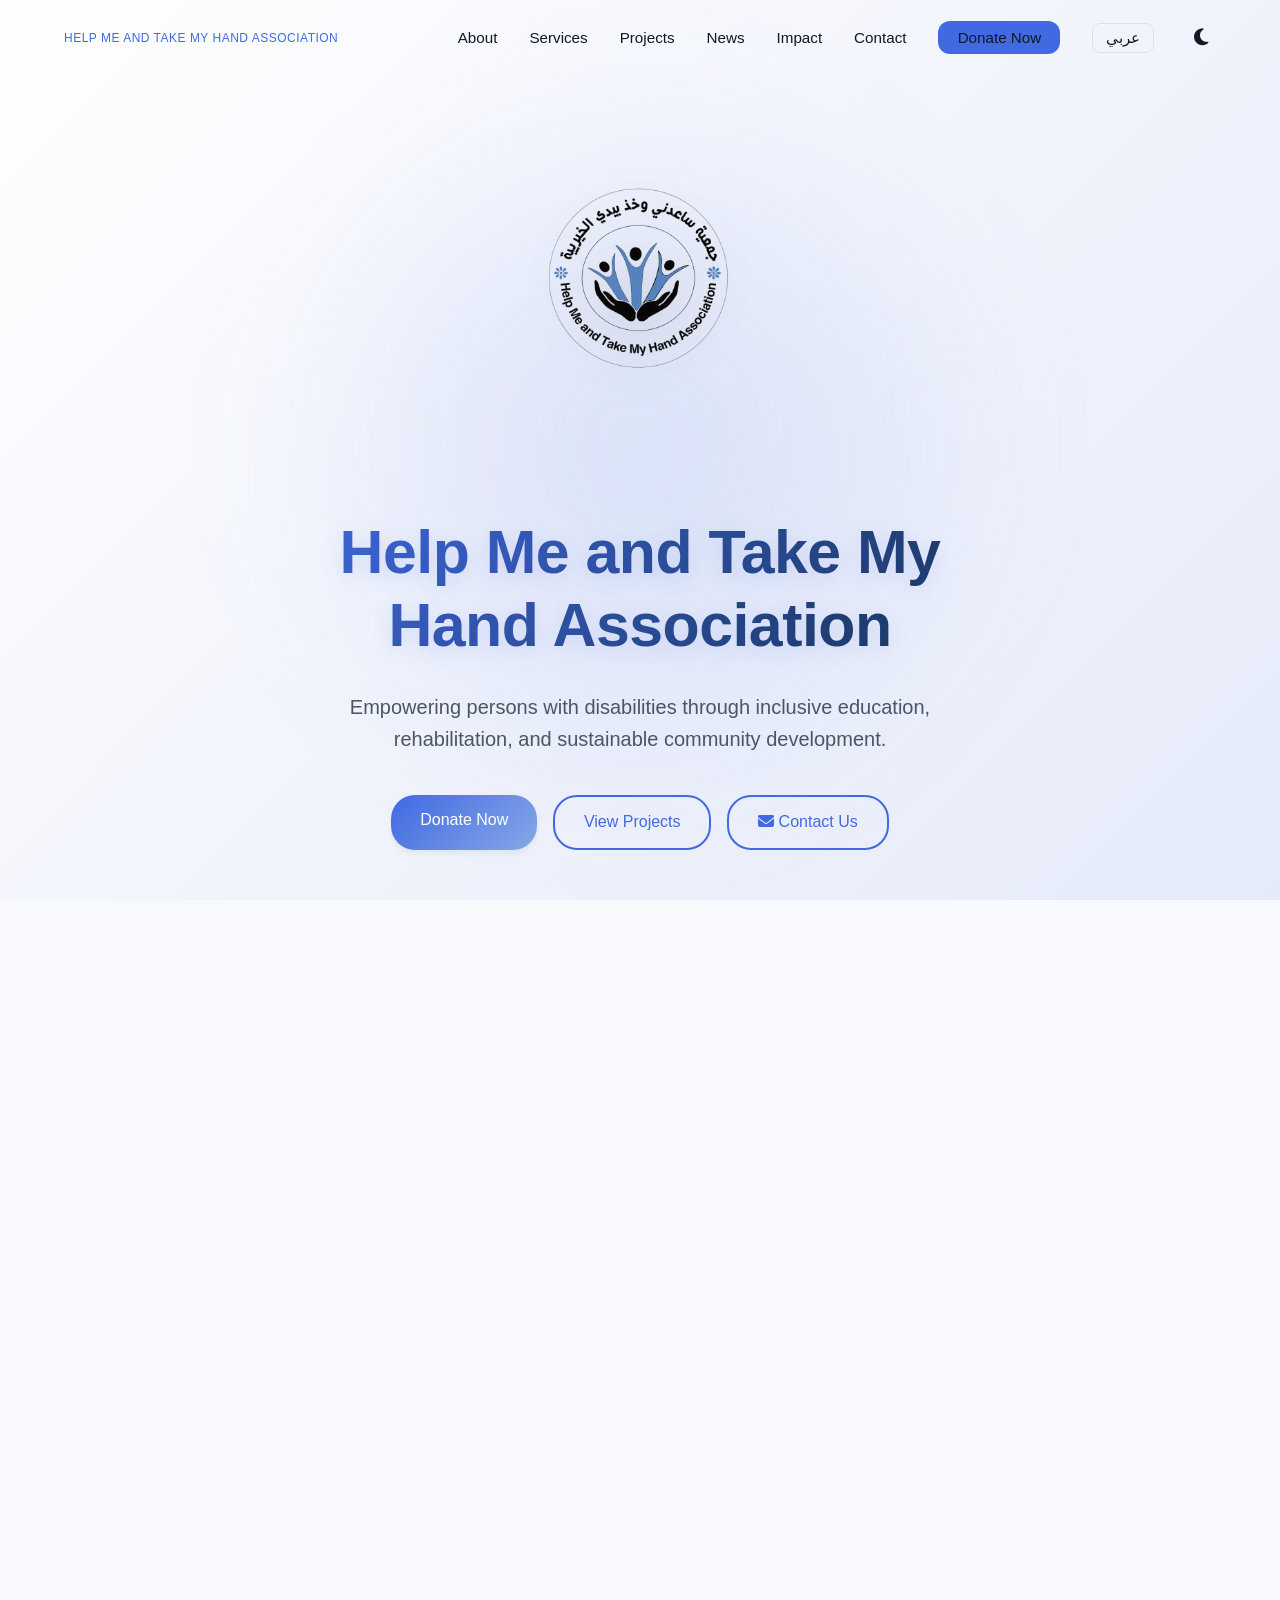
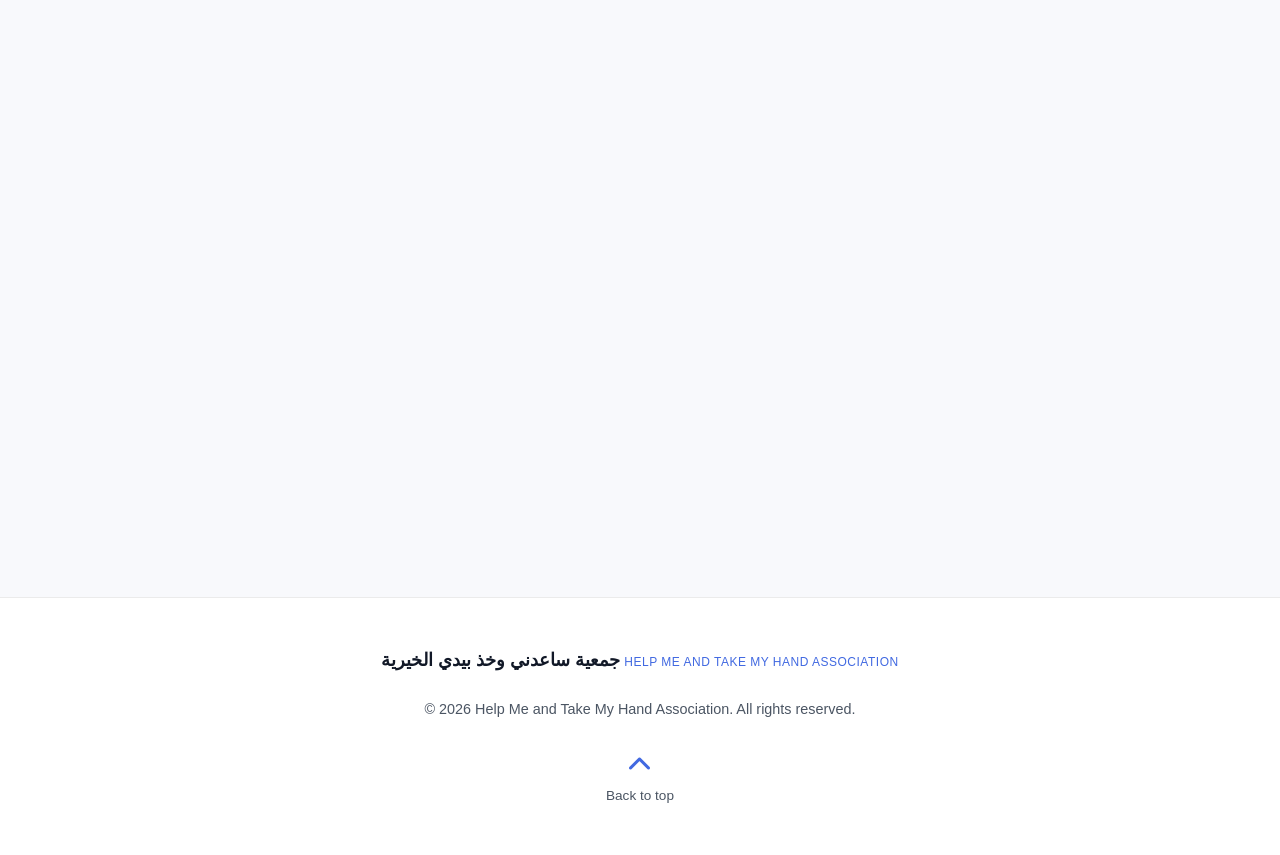
<file: index.html>
<!DOCTYPE html>
<html lang="en" dir="ltr" data-theme="light">

<head>
    <meta charset="UTF-8">
    <meta name="viewport" content="width=device-width, initial-scale=1.0">

    <!-- Security Configuration -->
    <meta http-equiv="Content-Security-Policy"
        content="default-src 'self'; script-src 'self'; style-src 'self' https://fonts.googleapis.com https://cdnjs.cloudflare.com; font-src 'self' https://fonts.gstatic.com https://cdnjs.cloudflare.com data:; img-src 'self' data:; connect-src 'self'; form-action 'self'; object-src 'none'; base-uri 'self'; upgrade-insecure-requests;">
    <meta http-equiv="X-Content-Type-Options" content="nosniff">
    <meta name="referrer" content="strict-origin-when-cross-origin">

    <title>Help Me and Take My Hand Association | جمعية ساعدني وخذ بيدي الخيرية</title>

    <!-- Fonts -->
    <link rel="preconnect" href="https://fonts.googleapis.com">
    <link rel="preconnect" href="https://fonts.gstatic.com" crossorigin>
    <link
        href="https://fonts.googleapis.com/css2?family=Cairo:wght@400;500;600;700&family=Inter:wght@300;400;500;600&family=Poppins:wght@400;500;600;700&display=swap"
        rel="stylesheet">

    <!-- Icons -->
    <link rel="stylesheet" href="https://cdnjs.cloudflare.com/ajax/libs/font-awesome/6.4.0/css/all.min.css">

    <!-- Styles -->
    <link rel="stylesheet" href="css/style.css">
</head>

<body>

    <!-- Navigation -->
    <nav class="navbar">
        <div class="container nav-container">
            <a href="#" class="logo">
                <span class="logo-ar lang-ar">جمعية ساعدني وخذ بيدي الخيرية</span>
                <span class="logo-en lang-en">Help Me and Take My Hand Association</span>
            </a>

            <button class="mobile-toggle" aria-label="Toggle Menu">
                <i class="fas fa-bars"></i>
            </button>

            <ul class="nav-links">
                <li><a href="#about"><span class="lang-en">About</span><span class="lang-ar">من نحن</span></a></li>
                <li><a href="#services"><span class="lang-en">Services</span><span class="lang-ar">خدماتنا</span></a>
                </li>
                <li><a href="#projects"><span class="lang-en">Projects</span><span class="lang-ar">المشاريع</span></a>
                </li>
                <li><a href="news.html"><span class="lang-en">News</span><span class="lang-ar">الأخبار</span></a></li>
                <li><a href="#impact"><span class="lang-en">Impact</span><span class="lang-ar">الأثر</span></a></li>
                <li><a href="#contact"><span class="lang-en">Contact</span><span class="lang-ar">اتصل بنا</span></a>
                </li>
                <li><a href="#donate" class="btn-donate-sm"><span class="lang-en">Donate Now</span><span
                            class="lang-ar">تبرع الآن</span></a></li>
                <li>
                    <button id="lang-toggle" class="lang-toggle" aria-label="Change Language">عربي</button>
                </li>
                <li>
                    <button id="theme-toggle" class="theme-toggle" aria-label="Toggle Dark/Light Mode">
                        <i class="fas fa-sun"></i>
                    </button>
                </li>
            </ul>
        </div>
    </nav>

    <main>
        <!-- Hero Section -->
        <section id="hero" class="hero fade-in">
            <div class="hero-bg"></div>
            <div class="container hero-content">
                <div class="hero-logo-wrapper">
                    <img src="logo.png" alt="Help Me and Take My Hand Association Logo" class="hero-logo">
                </div>

                <h1 class="hero-title">
                    <span class="lang-ar">جمعية ساعدني وخذ بيدي الخيرية</span>
                    <span class="lang-en bg-clip-text">Help Me and Take My Hand Association</span>
                </h1>

                <p class="hero-intro">
                    <span class="lang-en">Empowering persons with disabilities through inclusive education,
                        rehabilitation, and sustainable community development.</span>
                    <span class="lang-ar">نعمل على تمكين الأشخاص ذوي الإعاقة من خلال برامج تعليمية وتأهيلية وتنموية
                        لتحقيق دمج حقيقي في المجتمع.</span>
                </p>

                <div class="hero-actions">
                    <a href="#donate" class="btn btn-primary"><span class="lang-en">Donate Now</span><span
                            class="lang-ar">تبرع الآن</span></a>
                    <a href="#projects" class="btn btn-outline"><span class="lang-en">View Projects</span><span
                            class="lang-ar">تصفح المشاريع</span></a>
                    <a href="#contact" class="btn btn-outline"><i class="fas fa-envelope"></i> <span
                            class="lang-en">Contact Us</span><span class="lang-ar">اتصل بنا</span></a>
                </div>
            </div>
        </section>

        <!-- About Section -->
        <section id="about" class="about section-padding fade-in">
            <div class="container about-grid">
                <div class="about-text">
                    <h2 class="section-title">
                        <span class="lang-en">Who We Are</span>
                        <span class="lang-ar">من نحن</span>
                    </h2>
                    <p class="lead">
                        <span class="lang-en">Help Me and Take My Hand Association is a Palestinian non-profit
                            organization established in 2020 in Umm Salamuna village, Bethlehem. It works to empower
                            persons with disabilities through inclusive programs that promote dignity, accessibility,
                            and equal opportunities.</span>
                        <span class="lang-ar">تأسست جمعية ساعدني وخذ بيدي الخيرية عام 2020 في قرية أم سلمونة – بيت لحم،
                            وتهدف إلى تمكين الأشخاص ذوي الإعاقة من خلال برامج تنموية وتأهيلية شاملة تعزز الكرامة
                            والمساواة.</span>
                    </p>

                    <div class="mission-vision mt-4">
                        <div class="mv-card">
                            <i class="fas fa-eye fa-2x"></i>
                            <h3>
                                <span class="lang-en">Vision</span>
                                <span class="lang-ar">الرؤية</span>
                            </h3>
                            <p>
                                <span class="lang-en">To achieve inclusive development and comprehensive care for
                                    persons with disabilities.</span>
                                <span class="lang-ar">تحقيق تنمية شاملة ورعاية متكاملة للأشخاص ذوي الإعاقة.</span>
                            </p>
                        </div>
                        <div class="mv-card">
                            <i class="fas fa-bullseye fa-2x"></i>
                            <h3>
                                <span class="lang-en">Mission</span>
                                <span class="lang-ar">الرسالة</span>
                            </h3>
                            <p>
                                <span class="lang-en">To empower individuals through programs based on human rights,
                                    equality, and social justice.</span>
                                <span class="lang-ar">تمكين الأفراد من خلال برامج قائمة على حقوق الإنسان والمساواة
                                    والعدالة الاجتماعية.</span>
                            </p>
                        </div>
                    </div>
                </div>
                <div class="about-image-wrapper">
                    <img src="images/12.jpeg" alt="Empowering Lives"
                        class="service-image-fill">
                </div>
            </div>
        </section>

        <!-- Services Section -->
        <section id="services" class="services section-padding bg-secondary fade-in">
            <div class="container">
                <div class="section-header text-center">
                    <h2 class="section-title">
                        <span class="lang-en">Our Services</span>
                        <span class="lang-ar">خدماتنا</span>
                    </h2>
                </div>

                <div class="services-grid">
                    <div class="service-card">
                        <div class="service-icon"><i class="fas fa-wheelchair"></i></div>
                        <h3>
                            <span class="lang-en">Rehabilitation Programs</span>
                            <span class="lang-ar">برامج تأهيلية</span>
                        </h3>
                    </div>
                    <div class="service-card">
                        <div class="service-icon"><i class="fas fa-city"></i></div>
                        <h3>
                            <span class="lang-en">Community Development</span>
                            <span class="lang-ar">تنمية مجتمعية</span>
                        </h3>
                    </div>
                    <div class="service-card">
                        <div class="service-icon"><i class="fas fa-heart-pulse"></i></div>
                        <h3>
                            <span class="lang-en">Psychological Support</span>
                            <span class="lang-ar">دعم نفسي واجتماعي</span>
                        </h3>
                    </div>
                    <div class="service-card">
                        <div class="service-icon"><i class="fas fa-hand-holding-dollar"></i></div>
                        <h3>
                            <span class="lang-en">Economic Empowerment</span>
                            <span class="lang-ar">تمكين اقتصادي</span>
                        </h3>
                    </div>
                </div>
            </div>
        </section>

        <!-- Projects Section -->
        <section id="projects" class="projects section-padding fade-in">
            <div class="container">
                <div class="section-header text-center">
                    <h2 class="section-title">
                        <span class="lang-en">Our Projects</span>
                        <span class="lang-ar">مشاريعنا</span>
                    </h2>
                </div>

                <div class="projects-grid">
                    <button class="project-card project-gallery-trigger" type="button" data-gallery="sensory-room"
                        aria-haspopup="dialog">
                        <div class="project-img-placeholder">
                            <img src="images/project-2.jpg" alt=""
                                class="project-img" loading="lazy">
                            <i class="fas fa-brain"></i>
                        </div>
                        <div class="project-content">
                            <h3>
                                <span class="lang-en">Sensory Room</span>
                                <span class="lang-ar">الغرفة الحسية</span>
                            </h3>
                            <span class="project-gallery-label"><i class="fas fa-images" aria-hidden="true"></i>
                                <span class="lang-en">View 25 photos</span><span class="lang-ar">شاهد 25 صورة</span>
                            </span>
                        </div>
                    </button>

                    <button class="project-card project-gallery-trigger" type="button" data-gallery="physical-therapy"
                        aria-haspopup="dialog">
                        <div class="project-img-placeholder">
                            <img src="images/project-3.jpg" alt=""
                                class="project-img" loading="lazy">
                            <i class="fas fa-user-doctor"></i>
                        </div>
                        <div class="project-content">
                            <h3>
                                <span class="lang-en">Physical Therapy</span>
                                <span class="lang-ar">العلاج الطبيعي</span>
                            </h3>
                            <span class="project-gallery-label"><i class="fas fa-images" aria-hidden="true"></i>
                                <span class="lang-en">View 25 photos</span><span class="lang-ar">شاهد 25 صورة</span>
                            </span>
                        </div>
                    </button>

                    <button class="project-card project-gallery-trigger" type="button" data-gallery="speech-therapy"
                        aria-haspopup="dialog">
                        <div class="project-img-placeholder">
                            <img src="images/project-4.jpg" alt=""
                                class="project-img" loading="lazy">
                            <i class="fas fa-comments"></i>
                        </div>
                        <div class="project-content">
                            <h3>
                                <span class="lang-en">Speech Therapy</span>
                                <span class="lang-ar">العلاج النطقي</span>
                            </h3>
                            <span class="project-gallery-label"><i class="fas fa-images" aria-hidden="true"></i>
                                <span class="lang-en">View 25 photos</span><span class="lang-ar">شاهد 25 صورة</span>
                            </span>
                        </div>
                    </button>

                    <button class="project-card project-gallery-trigger" type="button"
                        data-gallery="educational-rehabilitation" aria-haspopup="dialog">
                        <div class="project-img-placeholder">
                            <img src="images/projects/educational-rehabilitation/educational-rehabilitation-07.webp"
                                alt="" class="project-img" loading="lazy">
                            <i class="fas fa-shapes"></i>
                        </div>
                        <div class="project-content">
                            <h3>
                                <span class="lang-en">Educational Rehabilitation</span>
                                <span class="lang-ar">التأهيل التربوي</span>
                            </h3>
                            <span class="project-gallery-label"><i class="fas fa-images" aria-hidden="true"></i>
                                <span class="lang-en">View 25 photos</span><span class="lang-ar">شاهد 25 صورة</span>
                            </span>
                        </div>
                    </button>

                    <div class="project-card">
                        <div class="project-img-placeholder">
                            <img src="images/project-8.jpg" alt="Psychological Relief for Mothers - Canada"
                                class="project-img">
                            <i class="fas fa-hands-holding-heart"></i>
                        </div>
                        <div class="project-content">
                            <h3>
                                <span class="lang-en">Psychological Relief for Mothers - Canada</span>
                                <span class="lang-ar">تفريغ نفسي لأمهات ذوي الاحتياجات الخاصة (كندا)</span>
                            </h3>
                        </div>
                    </div>

                    <div class="project-card">
                        <div class="project-img-placeholder">
                            <img src="images/project-9.jpg" alt="Special Needs Park in the Western Rural Area"
                                class="project-img">
                            <i class="fas fa-tree"></i>
                        </div>
                        <div class="project-content">
                            <h3>
                                <span class="lang-en">Special Needs Park in the Western Rural Area</span>
                                <span class="lang-ar">دعم من إنقاذ الطفل Save the Children</span>
                            </h3>
                        </div>
                    </div>

                    <div class="project-card">
                        <div class="project-img-placeholder">
                            <img src="images/project-10.jpg" alt="MRG Advocacy for Special Needs" class="project-img">
                            <i class="fas fa-bullhorn"></i>
                        </div>
                        <div class="project-content">
                            <h3>
                                <span class="lang-en">MRG Advocacy for Special Needs</span>
                                <span class="lang-ar">مناصرة ذوي الاحتياجات الخاصة من MRG</span>
                            </h3>
                        </div>
                    </div>

                    <div class="project-card">
                        <div class="project-img-placeholder">
                            <img src="images/project-11.jpg" alt="Restoration Project by the Polish Government"
                                class="project-img">
                            <i class="fas fa-hammer"></i>
                        </div>
                        <div class="project-content">
                            <h3>
                                <span class="lang-en">Restoration by the Polish Government</span>
                                <span class="lang-ar">ترميم من الحكومة البولندية</span>
                            </h3>
                        </div>
                    </div>
                </div>
            </div>
        </section>

        <dialog id="project-gallery" class="gallery-dialog" aria-labelledby="gallery-title">
            <div class="gallery-shell">
                <header class="gallery-header">
                    <div>
                        <p class="gallery-kicker"><span class="lang-en">Project gallery</span><span
                                class="lang-ar">معرض المشروع</span></p>
                        <h2 id="gallery-title"></h2>
                    </div>
                    <button type="button" class="gallery-close" aria-label="Close gallery">
                        <i class="fas fa-xmark" aria-hidden="true"></i>
                    </button>
                </header>

                <div class="gallery-stage">
                    <button type="button" class="gallery-nav gallery-prev" aria-label="Previous photo">
                        <i class="fas fa-chevron-left" aria-hidden="true"></i>
                    </button>
                    <figure class="gallery-figure">
                        <img id="gallery-main-image" alt="">
                        <figcaption id="gallery-counter" aria-live="polite"></figcaption>
                    </figure>
                    <button type="button" class="gallery-nav gallery-next" aria-label="Next photo">
                        <i class="fas fa-chevron-right" aria-hidden="true"></i>
                    </button>
                </div>

                <div id="gallery-thumbnails" class="gallery-thumbnails" role="list"></div>
            </div>
        </dialog>

        <!-- Impact Section -->
        <section id="impact" class="impact section-padding bg-primary text-white fade-in">
            <div class="container">
                <div class="impact-grid">
                    <div class="impact-stat">
                        <i class="fas fa-users fa-3x mb-3"></i>
                        <h3 class="stat-number" data-target="200">0</h3>
                        <span>
                            <span class="lang-en">+ Beneficiaries</span>
                            <span class="lang-ar">+ مستفيد</span>
                        </span>
                    </div>
                    <div class="impact-stat">
                        <i class="fas fa-diagram-project fa-3x mb-3"></i>
                        <h3 class="stat-number" data-target="7">0</h3>
                        <span>
                            <span class="lang-en">Major Projects</span>
                            <span class="lang-ar">مشاريع منفذة</span>
                        </span>
                    </div>
                    <div class="impact-stat">
                        <i class="fas fa-globe fa-3x mb-3"></i>
                        <h3 class="stat-number">3+</h3>
                        <span>
                            <span class="lang-en">International Funding Partners</span>
                            <span class="lang-ar">جهات تمويل دولية</span>
                        </span>
                    </div>
                </div>
            </div>
        </section>

        <!-- Donation Section -->
        <section id="donate" class="donate section-padding fade-in">
            <div class="container">
                <div class="donate-wrapper">
                    <div class="donate-info">
                        <h2 class="section-title">
                            <span class="lang-en">Support Our Cause</span>
                            <span class="lang-ar">ادعم قضيتنا</span>
                        </h2>
                        <p class="donate-lead">
                            <span class="lang-en">Your contribution directly impacts the lives of persons with
                                disabilities.</span>
                            <span class="lang-ar">مساهمتك تؤثر بشكل مباشر في حياة الأشخاص ذوي الإعاقة.</span>
                        </p>

                    </div>

                    <div class="donate-card">
                        <div class="donate-card-header">
                            <h3>
                                <span class="lang-en">Bank Transfer</span>
                                <span class="lang-ar">التحويل البنكي</span>
                            </h3>
                            <i class="fas fa-building-columns"></i>
                        </div>
                        <div class="donate-card-body">
                            <div class="detail-group">
                                <label>
                                    <span class="lang-en">Account Name</span>
                                    <span class="lang-ar">اسم الحساب</span>
                                </label>
                                <div class="value highlight">MESSER'S. HELP ME AND TAKE MY HANDS ASSOCIATION</div>
                            </div>
                            <div class="detail-group">
                                <label>
                                    <span class="lang-en">Account Number</span>
                                    <span class="lang-ar">رقم الحساب</span>
                                </label>
                                <div class="value">272091</div>
                            </div>
                            <div class="detail-group mt-4">
                                <label><i class="fas fa-money-bill-wave mx-1"></i> IBAN - ILS</label>
                                <div class="value copy-value">PS38PINV041102720910030038000 <i
                                        class="far fa-copy cursor-pointer mx-1" title="Copy"></i></div>
                            </div>
                            <div class="detail-group">
                                <label><i class="fas fa-dollar-sign mx-1"></i> IBAN - USD</label>
                                <div class="value copy-value">PS26PINV041102720910020038001 <i
                                        class="far fa-copy cursor-pointer mx-1" title="Copy"></i></div>
                            </div>
                            <div class="detail-group">
                                <label><i class="fas fa-coins mx-1"></i> IBAN - JOD</label>
                                <div class="value copy-value">PS68PINV041102720910010038000 <i
                                        class="far fa-copy cursor-pointer mx-1" title="Copy"></i></div>
                            </div>
                            <div class="detail-group">
                                <label><i class="fas fa-euro-sign mx-1"></i> IBAN - EUR</label>
                                <div class="value copy-value">PS53PINV041102720910020038000 <i
                                        class="far fa-copy cursor-pointer mx-1" title="Copy"></i></div>
                            </div>
                        </div>
                    </div>
                </div>
            </div>
        </section>

        <!-- Contact Section -->
        <section id="contact" class="contact section-padding bg-secondary fade-in">
            <div class="container">
                <div class="section-header text-center">
                    <h2 class="section-title">
                        <span class="lang-en">Contact Us</span>
                        <span class="lang-ar">اتصل بنا</span>
                    </h2>
                </div>

                <div class="contact-grid">
                    <div class="contact-methods">
                        <div class="contact-item">
                            <div class="icon-box"><i class="fas fa-location-dot"></i></div>
                            <div>
                                <h4>
                                    <span class="lang-en">Location</span>
                                    <span class="lang-ar">العنوان</span>
                                </h4>
                                <p>
                                    <span class="lang-en">Bethlehem – Umm Salamuna, Palestine</span>
                                    <span class="lang-ar">بيت لحم – أم سلمونة</span>
                                </p>
                            </div>
                        </div>
                        <div class="contact-item">
                            <div class="icon-box"><i class="fas fa-envelope"></i></div>
                            <div>
                                <h4>
                                    <span class="lang-en">Email</span>
                                    <span class="lang-ar">البريد الإلكتروني</span>
                                </h4>
                                <a href="mailto:takehelpme@gmail.com">takehelpme@gmail.com</a>
                            </div>
                        </div>
                        <div class="contact-item">
                            <div class="icon-box"><i class="fab fa-whatsapp"></i></div>
                            <div>
                                <h4>
                                    <span class="lang-en">WhatsApp / Phone</span>
                                    <span class="lang-ar">واتساب / الهاتف</span>
                                </h4>
                                <a href="https://wa.me/970597340246" target="_blank" rel="noopener noreferrer"
                                    dir="ltr">+970 597 340 246</a>
                            </div>
                        </div>

                        <div class="social-links mt-4">
                            <a href="https://www.facebook.com/profile.php?id=100065710140566" target="_blank"
                                rel="noopener noreferrer" aria-label="Facebook"><i class="fab fa-facebook-f"></i></a>
                            <a href="https://www.instagram.com/help_me_atmha?igsh=Z3d4a2doeWxwNmRt&utm_source=qr" target="_blank"
                                rel="noopener noreferrer" aria-label="Instagram"><i class="fab fa-instagram"></i></a>
                            <a href="https://wa.me/970597340246" target="_blank" rel="noopener noreferrer"
                                aria-label="WhatsApp"><i class="fab fa-whatsapp"></i></a>
                        </div>
                    </div>

                    <div class="contact-form-wrapper">
                        <form class="contact-form" id="contactForm" name="contact" method="POST" action="/"
                            data-netlify="true" netlify-honeypot="bot-field">
                            <!-- Anti-spam honeypot -->
                            <input type="hidden" name="form-name" value="contact">
                            <p class="form-honeypot" aria-hidden="true">
                                <label>Do not fill this field <input type="text" name="bot-field" tabindex="-1"
                                        autocomplete="off"></label>
                            </p>

                            <div class="form-group">
                                <label for="name">
                                    <span class="lang-en">Full Name</span>
                                    <span class="lang-ar">الاسم الكامل</span>
                                </label>
                                <input type="text" id="name" name="name" maxlength="100" autocomplete="name" required>
                            </div>
                            <div class="form-group">
                                <label for="email">
                                    <span class="lang-en">Email</span>
                                    <span class="lang-ar">البريد الإلكتروني</span>
                                </label>
                                <input type="email" id="email" name="email" maxlength="254" autocomplete="email"
                                    inputmode="email" required>
                            </div>
                            <div class="form-group">
                                <label for="message">
                                    <span class="lang-en">Message</span>
                                    <span class="lang-ar">الرسالة</span>
                                </label>
                                <textarea id="message" name="message" rows="5" maxlength="3000" required></textarea>
                            </div>
                            <button type="submit" class="btn btn-primary w-100">
                                <span class="lang-en">Send Message</span>
                                <span class="lang-ar">إرسال</span>
                            </button>
                            <p id="form-status" class="form-status" role="status" aria-live="polite"></p>
                        </form>
                    </div>
                </div>
            </div>
        </section>
    </main>

    <!-- Footer -->
    <footer class="footer text-center">
        <div class="container">
            <div class="footer-logo mb-4">
                <span class="logo-ar d-block mb-2">جمعية ساعدني وخذ بيدي الخيرية</span>
                <span class="logo-en">Help Me and Take My Hand Association</span>
            </div>
            <p>&copy; <span id="year"></span> <span class="lang-en">Help Me and Take My Hand Association. All rights
                    reserved.</span><span class="lang-ar">جمعية ساعدني وخذ بيدي الخيرية. جميع الحقوق محفوظة.</span></p>
            <a href="#hero" class="back-to-top">
                <i class="fas fa-chevron-up"></i>
                <span><span class="lang-en">Back to top</span><span class="lang-ar">العودة للأعلى</span></span>
            </a>
        </div>
    </footer>

    <!-- Scripts -->
    <script src="js/script.js"></script>
</body>

</html>
</file>
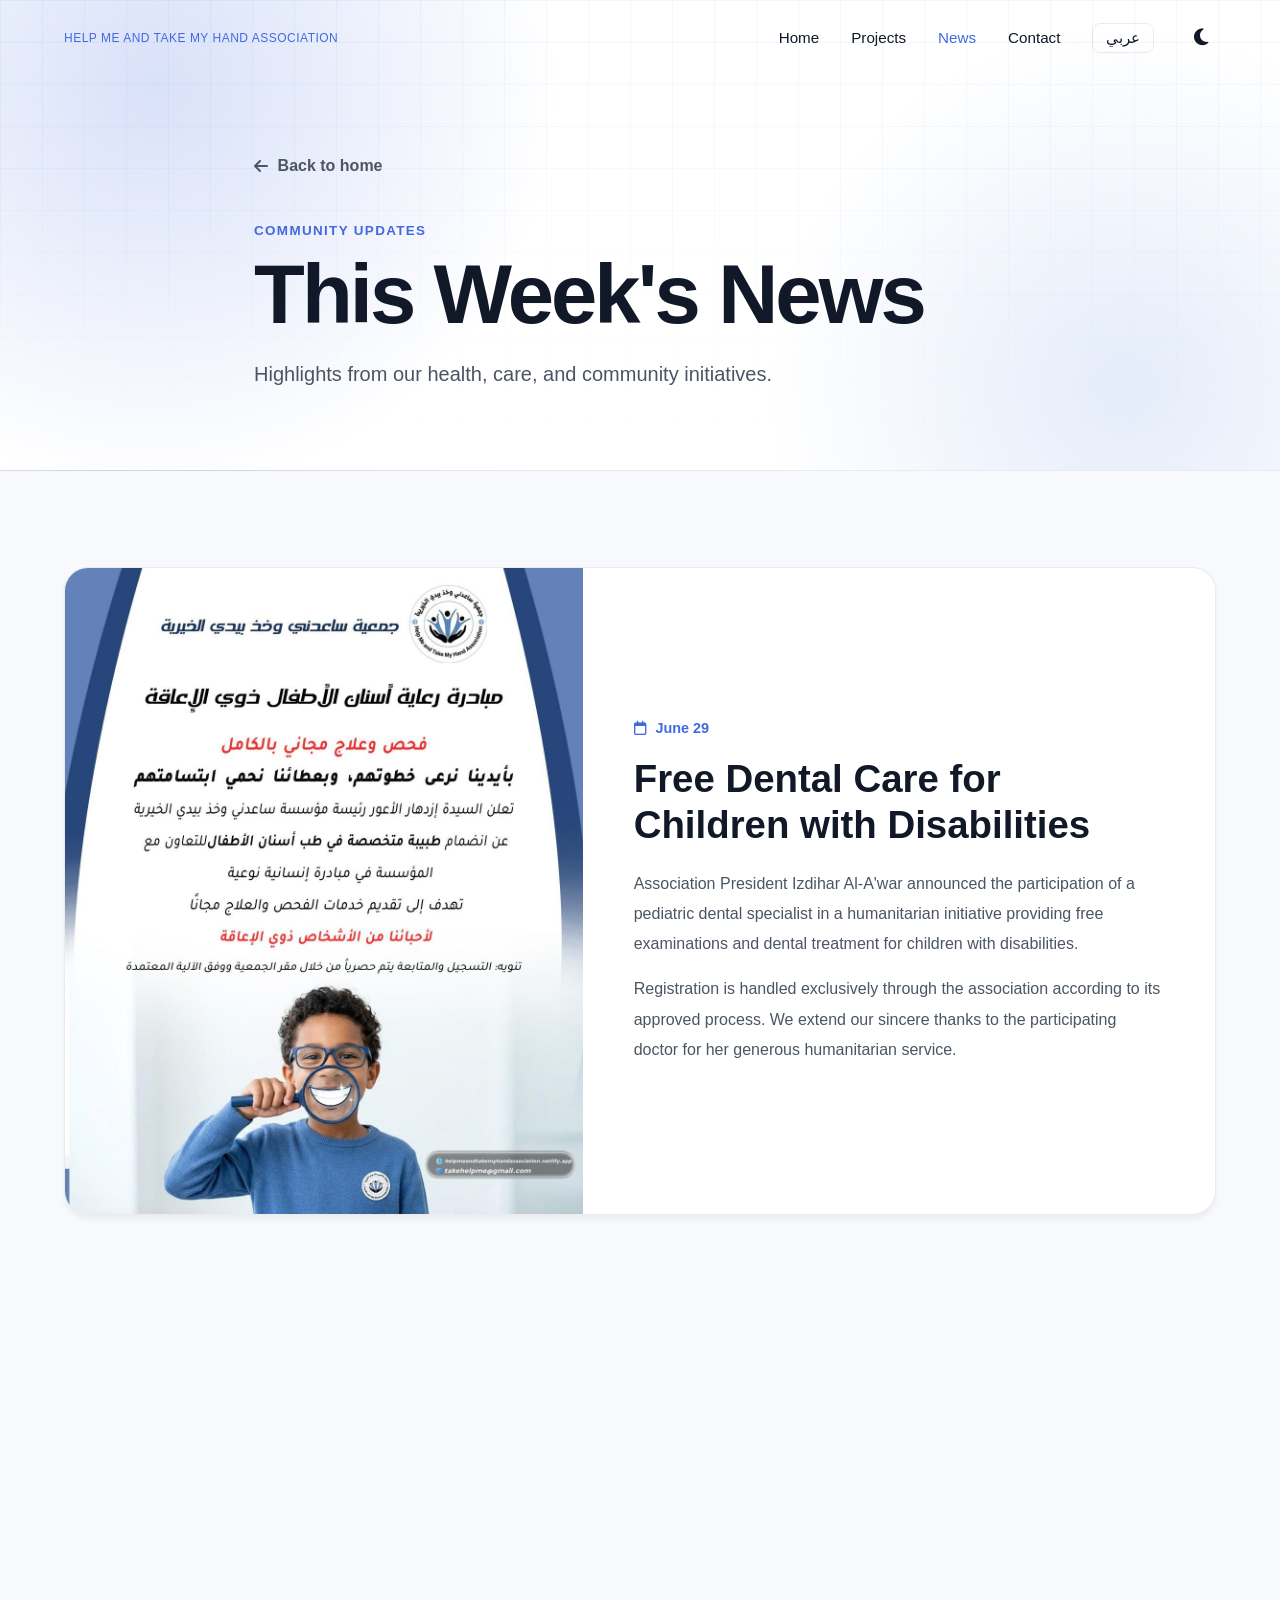
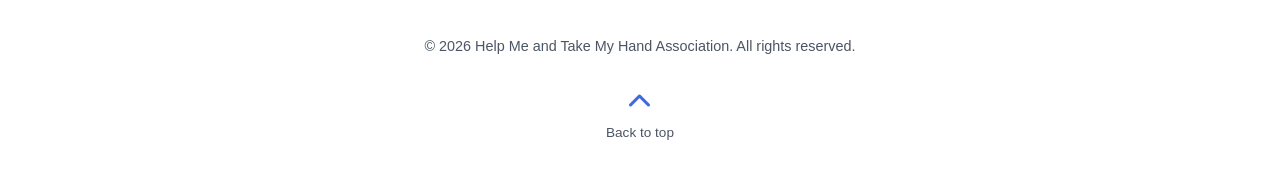
<file: news.html>
<!DOCTYPE html>
<html lang="en" dir="ltr" data-theme="light">

<head>
    <meta charset="UTF-8">
    <meta name="viewport" content="width=device-width, initial-scale=1.0">
    <meta http-equiv="Content-Security-Policy"
        content="default-src 'self'; script-src 'self'; style-src 'self' https://fonts.googleapis.com https://cdnjs.cloudflare.com; font-src 'self' https://fonts.gstatic.com https://cdnjs.cloudflare.com data:; img-src 'self' data:; connect-src 'self'; form-action 'self'; object-src 'none'; base-uri 'self'; upgrade-insecure-requests;">
    <meta name="description"
        content="Weekly news and community initiatives from Help Me and Take My Hand Association.">
    <title>This Week's News | أخبار هذا الأسبوع</title>
    <link rel="preconnect" href="https://fonts.googleapis.com">
    <link rel="preconnect" href="https://fonts.gstatic.com" crossorigin>
    <link
        href="https://fonts.googleapis.com/css2?family=Cairo:wght@400;500;600;700&family=Inter:wght@300;400;500;600&family=Poppins:wght@400;500;600;700&display=swap"
        rel="stylesheet">
    <link rel="stylesheet" href="https://cdnjs.cloudflare.com/ajax/libs/font-awesome/6.4.0/css/all.min.css">
    <link rel="stylesheet" href="css/style.css">
    <link rel="stylesheet" href="css/news.css">
</head>

<body id="top">
    <nav class="navbar">
        <div class="container nav-container">
            <a href="index.html" class="logo">
                <span class="logo-ar lang-ar">جمعية ساعدني وخذ بيدي الخيرية</span>
                <span class="logo-en lang-en">Help Me and Take My Hand Association</span>
            </a>
            <button class="mobile-toggle" aria-label="Toggle Menu"><i class="fas fa-bars"></i></button>
            <ul class="nav-links">
                <li><a href="index.html"><span class="lang-en">Home</span><span class="lang-ar">الرئيسية</span></a></li>
                <li><a href="index.html#projects"><span class="lang-en">Projects</span><span
                            class="lang-ar">المشاريع</span></a></li>
                <li><a href="news.html" aria-current="page"><span class="lang-en">News</span><span
                            class="lang-ar">الأخبار</span></a></li>
                <li><a href="index.html#contact"><span class="lang-en">Contact</span><span
                            class="lang-ar">اتصل بنا</span></a></li>
                <li><button id="lang-toggle" class="lang-toggle" aria-label="Change Language">عربي</button></li>
                <li><button id="theme-toggle" class="theme-toggle" aria-label="Toggle Dark/Light Mode"><i
                            class="fas fa-sun"></i></button></li>
            </ul>
        </div>
    </nav>

    <main>
        <header class="news-hero">
            <div class="container news-hero-content">
                <a class="news-back" href="index.html"><i class="fas fa-arrow-left" aria-hidden="true"></i>
                    <span class="lang-en">Back to home</span><span class="lang-ar">العودة للرئيسية</span></a>
                <p class="news-eyebrow"><span class="lang-en">Community updates</span><span class="lang-ar">أخبار الجمعية</span></p>
                <h1><span class="lang-en">This Week's News</span><span class="lang-ar">أخبار هذا الأسبوع</span></h1>
                <p class="news-intro"><span class="lang-en">Highlights from our health, care, and community
                        initiatives.</span><span class="lang-ar">أبرز مبادراتنا الصحية والإنسانية والمجتمعية.</span></p>
            </div>
        </header>

        <section class="news-section section-padding" aria-labelledby="weekly-news-heading">
            <div class="container">
                <h2 id="weekly-news-heading" class="visually-hidden">Weekly news stories</h2>
                <div class="news-list">
                    <article class="news-story fade-in" id="dental-care">
                        <figure class="news-media">
                            <img src="images/news/this-week/news-1.jpeg"
                                alt="إعلان مبادرة رعاية أسنان الأطفال ذوي الإعاقة" loading="eager">
                        </figure>
                        <div class="news-copy">
                            <div class="news-meta"><i class="far fa-calendar" aria-hidden="true"></i>
                                <time datetime="2026-06-29"><span class="lang-en">June 29</span><span
                                        class="lang-ar">29 يونيو</span></time>
                            </div>
                            <h2><span class="lang-en">Free Dental Care for Children with Disabilities</span><span
                                    class="lang-ar">مبادرة رعاية أسنان الأطفال ذوي الإعاقة</span></h2>
                            <div class="lang-ar news-caption">
                                <p>تعلن السيدة إزدهار الأعور، رئيسة مؤسسة ساعدني وخذ بيدي الخيرية، عن انضمام طبيبة
                                    متخصصة في طب أسنان الأطفال للتعاون مع المؤسسة في مبادرة إنسانية تهدف إلى تقديم
                                    فحص وعلاج أسنان الأطفال ذوي الإعاقة مجانًا.</p>
                                <p>يتم التواصل والتسجيل حصريًا من خلال الجمعية، والمبادرة مخصصة للأطفال ذوي الإعاقة
                                    وفق الآلية المعتمدة لدى المؤسسة. نتقدم بخالص الشكر والتقدير للطبيبة الكريمة على
                                    عطائها الإنساني.</p>
                            </div>
                            <div class="lang-en news-caption">
                                <p>Association President Izdihar Al-A'war announced the participation of a pediatric
                                    dental specialist in a humanitarian initiative providing free examinations and
                                    dental treatment for children with disabilities.</p>
                                <p>Registration is handled exclusively through the association according to its
                                    approved process. We extend our sincere thanks to the participating doctor for her
                                    generous humanitarian service.</p>
                            </div>
                        </div>
                    </article>

                    <article class="news-story fade-in" id="eye-care">
                        <figure class="news-media">
                            <img src="images/news/this-week/news-2.jpeg" alt="نتائج مبادرة ثمار التكافل والأمل"
                                loading="lazy">
                        </figure>
                        <div class="news-copy">
                            <div class="news-meta"><i class="far fa-calendar" aria-hidden="true"></i>
                                <time datetime="2026-06-27"><span class="lang-en">June 27</span><span
                                        class="lang-ar">27 يونيو</span></time>
                            </div>
                            <h2><span class="lang-en">The Fruits of Solidarity and Hope</span><span
                                    class="lang-ar">ثمار التكافل والأمل</span></h2>
                            <div class="lang-ar news-caption">
                                <p>تعلن السيدة إزدهار الأعور عن نجاح أولى ثمار التعاون مع الدكتور وائل الجابري، أخصائي
                                    طب وجراحة العيون، والذي أثمر خلال أسبوع واحد عن تقديم خدمات طبية نوعية ومجانية
                                    لعدد من المستفيدين من ذوي الهمم والأشخاص ذوي الإعاقة.</p>
                                <ul>
                                    <li>معالجة 6 أطفال من الريف الجنوبي والريف الغربي.</li>
                                    <li>إجراء صورة طبقية للعين لأحد المستفيدين وفق الحاجة الطبية.</li>
                                    <li>تأمين 5 نظارات طبية مجانية بالتعاون مع الجمعية.</li>
                                </ul>
                                <p>نتقدم بجزيل الشكر والامتنان للدكتور وائل الجابري على عطائه النبيل ومواقفه الإنسانية.</p>
                            </div>
                            <div class="lang-en news-caption">
                                <p>Our first week of cooperation with ophthalmologist Dr. Wael Al-Jabari delivered
                                    specialized, free eye-care services to beneficiaries with disabilities.</p>
                                <ul>
                                    <li>Six children from the southern and western rural areas received treatment.</li>
                                    <li>One beneficiary received an eye scan based on medical need.</li>
                                    <li>Five free prescription glasses were provided.</li>
                                </ul>
                                <p>We sincerely thank Dr. Al-Jabari for his generous humanitarian contribution.</p>
                            </div>
                        </div>
                    </article>

                    <article class="news-story fade-in" id="community-thanks">
                        <figure class="news-media">
                            <img src="images/news/this-week/news-3.jpeg" alt="رسالة شكر للأستاذ محمود عطية شكارنة"
                                loading="lazy">
                        </figure>
                        <div class="news-copy">
                            <div class="news-meta"><i class="far fa-calendar" aria-hidden="true"></i>
                                <time datetime="2026-06-25"><span class="lang-en">June 25</span><span
                                        class="lang-ar">25 يونيو</span></time>
                            </div>
                            <h2><span class="lang-en">Heartfelt Thanks for Continued Support</span><span
                                    class="lang-ar">شكر وعرفان من القلب</span></h2>
                            <div class="lang-ar news-caption">
                                <p>تتقدم جمعية ساعدني وخذ بيدي الخيرية بأسمى آيات التقدير والعرفان إلى الأستاذ محمود
                                    عطية شكارنة، نقيب التمريض والقابلة – فرع بيت لحم، تقديرًا لدعمه الكريم ومساندته
                                    المتواصلة لرسالة الجمعية الإنسانية.</p>
                                <p>لقد كان لعطائه وتعاونه الصادق أثر بالغ في تعزيز جهود الجمعية وخدمة الفئات المستفيدة،
                                    مجسدًا أرقى معاني المسؤولية المجتمعية والعمل الإنساني.</p>
                            </div>
                            <div class="lang-en news-caption">
                                <p>The association extends its deepest appreciation to Mr. Mahmoud Atiya Shakarna,
                                    representative of the nursing and midwifery profession in Bethlehem, for his
                                    continued support of our humanitarian mission.</p>
                                <p>His sincere cooperation has strengthened the association's work and its service to
                                    beneficiary communities.</p>
                            </div>
                        </div>
                    </article>

                    <article class="news-story fade-in" id="orphan-care">
                        <figure class="news-media">
                            <img src="images/news/this-week/news-4.jpeg" alt="إعلان فتح باب كفالة ورعاية الأيتام"
                                loading="lazy">
                        </figure>
                        <div class="news-copy">
                            <div class="news-meta"><i class="fas fa-hand-holding-heart" aria-hidden="true"></i>
                                <span><span class="lang-en">Care initiative</span><span class="lang-ar">مبادرة إنسانية</span></span>
                            </div>
                            <h2><span class="lang-en">Orphan Sponsorship and Care</span><span
                                    class="lang-ar">كفالة ورعاية الأيتام</span></h2>
                            <div class="lang-ar news-caption">
                                <p>تفتح جمعية ساعدني وخذ بيدي الخيرية باب كفالة ورعاية الأيتام، إيمانًا بأن كل طفل
                                    يستحق حياة كريمة ودعمًا يضمن له مستقبلًا أفضل.</p>
                                <p>كن سببًا في ابتسامة طفل، وساهم معنا في توفير الرعاية والأمان والأمل.</p>
                            </div>
                            <div class="lang-en news-caption">
                                <p>The association is opening its orphan sponsorship and care program because every
                                    child deserves dignity, security, and the opportunity for a better future.</p>
                                <p>Help bring a smile to a child's face by supporting care, safety, and hope.</p>
                            </div>
                        </div>
                    </article>

                    <article class="news-story fade-in" id="community-visit">
                        <figure class="news-media landscape">
                            <img src="images/news/this-week/news-5.jpeg" alt="استقبال السيد أبو علي البناوي"
                                loading="lazy">
                        </figure>
                        <div class="news-copy">
                            <div class="news-meta"><i class="far fa-calendar" aria-hidden="true"></i>
                                <time datetime="2026-07-02"><span class="lang-en">July 2</span><span
                                        class="lang-ar">2 يوليو</span></time>
                            </div>
                            <h2><span class="lang-en">Community Partnership Visit</span><span
                                    class="lang-ar">زيارة لتعزيز الشراكة المجتمعية</span></h2>
                            <div class="lang-ar news-caption">
                                <p>تشرفت جمعية ساعدني وخذ بيدي الخيرية باستقبال السيد أبو علي البناوي، ضمن لقاء هدفه
                                    تعزيز التواصل وبحث سبل التعاون لخدمة الفئات المستفيدة ودعم رسالة الجمعية.</p>
                            </div>
                            <div class="lang-en news-caption">
                                <p>The association was honored to welcome Mr. Abu Ali Al-Banawi for a meeting focused
                                    on strengthening communication and exploring cooperation in support of our
                                    beneficiaries and mission.</p>
                            </div>
                        </div>
                    </article>

                    <article class="news-story fade-in" id="community-police">
                        <figure class="news-media landscape">
                            <img src="images/news/this-week/news-6.jpeg"
                                alt="استقبال وفد من الشرطة المجتمعية والإعلام" loading="lazy">
                        </figure>
                        <div class="news-copy">
                            <div class="news-meta"><i class="far fa-calendar" aria-hidden="true"></i>
                                <time datetime="2026-07-02"><span class="lang-en">July 2</span><span
                                        class="lang-ar">2 يوليو</span></time>
                            </div>
                            <h2><span class="lang-en">Community Police and Media Delegation</span><span
                                    class="lang-ar">استقبال وفد الشرطة المجتمعية والإعلام</span></h2>
                            <div class="lang-ar news-caption">
                                <p>استقبلت مؤسسة ساعدني وخذ بيدي الخيرية وفدًا من الشرطة المجتمعية والإعلام، في لقاء
                                    تناول سبل التعاون والتنسيق وتعزيز الشراكة لخدمة المجتمع والفئات المستفيدة.</p>
                            </div>
                            <div class="lang-en news-caption">
                                <p>The association welcomed a community police and media delegation to discuss
                                    coordination, cooperation, and stronger community partnerships in service of our
                                    beneficiaries.</p>
                            </div>
                        </div>
                    </article>
                </div>
            </div>
        </section>
    </main>

    <footer class="footer">
        <div class="container text-center">
            <p>&copy; <span id="year"></span> <span class="lang-en">Help Me and Take My Hand Association. All rights
                    reserved.</span><span class="lang-ar">جمعية ساعدني وخذ بيدي الخيرية. جميع الحقوق محفوظة.</span></p>
            <a href="#top" class="back-to-top"><i class="fas fa-chevron-up"></i><span class="lang-en">Back to
                    top</span><span class="lang-ar">العودة للأعلى</span></a>
        </div>
    </footer>

    <script src="js/script.js"></script>
</body>

</html>
</file>
<file: css/style.css>
/* ==========================================================================
   CSS Variables & Base Styles
   ========================================================================== */
   
   :root {
    /* Color Palette - Dark Mode Default */
    --primary: #4169E1; /* Royal Blue */
    --primary-hover: #3152B3;
    --secondary: #ffffff;
    --bg-base: #0a0a0a;
    --bg-surface: #121212;
    --bg-elevated: #1e1e1e;
    --text-primary: #f8f9fa;
    --text-secondary: #a0aab2;
    --border-color: rgba(255, 255, 255, 0.1);
    
    /* Gradients */
    --gradient-primary: linear-gradient(135deg, var(--primary), #86a8e7);
    --gradient-overlay: linear-gradient(135deg, rgba(10, 10, 10, 0.9), rgba(65, 105, 225, 0.4));
    
    /* Typography */
    --font-heading: 'Poppins', sans-serif;
    --font-body: 'Inter', sans-serif;
    
    /* Helpers */
    --border-radius-sm: 8px;
    --border-radius-md: 12px;
    --border-radius-lg: 24px;
    --transition-fast: 0.2s ease;
    --transition-base: 0.3s ease;
    --transition-slow: 0.5s ease;
    --shadow-sm: 0 4px 6px rgba(0, 0, 0, 0.3);
    --shadow-md: 0 10px 20px rgba(0, 0, 0, 0.4);
    --shadow-hover: 0 20px 40px rgba(0, 0, 0, 0.6);
}

[data-theme="light"] {
    --bg-base: #f8f9fc;
    --bg-surface: #ffffff;
    --bg-elevated: #ffffff;
    --text-primary: #111827;
    --text-secondary: #4b5563;
    --border-color: rgba(0, 0, 0, 0.08);
    
    --gradient-overlay: linear-gradient(135deg, rgba(255, 255, 255, 0.9), rgba(65, 105, 225, 0.1));
    --shadow-sm: 0 4px 6px rgba(0, 0, 0, 0.05);
    --shadow-md: 0 10px 20px rgba(0, 0, 0, 0.08);
    --shadow-hover: 0 20px 40px rgba(65, 105, 225, 0.15);
}

* {
    margin: 0;
    padding: 0;
    box-sizing: border-box;
}

html {
    scroll-behavior: smooth;
    overflow-x: hidden;
}

body {
    font-family: var(--font-body);
    background-color: var(--bg-base);
    color: var(--text-primary);
    line-height: 1.6;
    overflow-x: hidden;
    transition: background-color var(--transition-base), color var(--transition-base);
}

h1, h2, h3, h4, h5, h6 {
    font-family: var(--font-heading);
    color: var(--text-primary);
    font-weight: 600;
    line-height: 1.2;
}

/* ==========================================================================
   Language Switcher & RTL Support
   ========================================================================== */

html[lang="en"] .lang-ar { display: none !important; }
html[lang="ar"] .lang-en { display: none !important; }

html[lang="ar"] {
    direction: rtl;
}

html[lang="ar"] body {
    font-family: 'Cairo', sans-serif;
}

html[lang="ar"] h1, 
html[lang="ar"] h2, 
html[lang="ar"] h3, 
html[lang="ar"] h4, 
html[lang="ar"] h5, 
html[lang="ar"] h6,
html[lang="ar"] .btn {
    font-family: 'Cairo', sans-serif;
    font-weight: 700;
}

html[lang="ar"] .ms-auto {
    margin-right: auto !important;
    margin-left: 0 !important;
}

html[lang="ar"] .me-2 {
    margin-left: 0.5rem !important;
    margin-right: 0 !important;
}

html[lang="ar"] .logo-ar,
html[lang="ar"] .logo-en {
    display: block !important;
}

a {
    color: var(--primary);
    text-decoration: none;
    transition: color var(--transition-fast);
}

a:hover {
    color: var(--primary-hover);
}

img {
    max-width: 100%;
    height: auto;
    display: block;
}

.container {
    width: 100%;
    max-width: 1200px;
    margin: 0 auto;
    padding: 0 1.5rem;
}

.section-padding {
    padding: 6rem 0;
}

.text-center { text-align: center; }
.mt-2 { margin-top: 0.5rem; }
.mt-4 { margin-top: 1.5rem; }
.mt-5 { margin-top: 3rem; }
.mb-2 { margin-bottom: 0.5rem; }
.mb-3 { margin-bottom: 1rem; }
.mb-4 { margin-bottom: 1.5rem; }
.w-100 { width: 100%; }

.bg-secondary { background-color: var(--bg-surface); }
.bg-primary { background-color: var(--primary); color: white; }
.text-white, .text-white * { color: white !important; }
.lead {
    font-size: 1.15rem;
    color: var(--text-secondary);
    margin-bottom: 1rem;
}

/* ==========================================================================
   Typography & Titles
   ========================================================================== */
   
.section-title {
    font-size: 2.5rem;
    margin-bottom: 1rem;
    position: relative;
    display: inline-block;
}

.section-title::after {
    content: '';
    position: absolute;
    bottom: -10px;
    left: 0;
    width: 60px;
    height: 4px;
    background: var(--gradient-primary);
    border-radius: 2px;
}

.text-center .section-title::after {
    left: 50%;
    transform: translateX(-50%);
}

.section-subtitle {
    color: var(--text-secondary);
    font-size: 1.1rem;
    margin-bottom: 3rem;
    max-width: 600px;
    margin-left: auto;
    margin-right: auto;
}

/* ==========================================================================
   Buttons
   ========================================================================== */

.btn {
    display: inline-block;
    padding: 0.8rem 1.8rem;
    font-family: var(--font-heading);
    font-weight: 500;
    border-radius: var(--border-radius-lg);
    cursor: pointer;
    transition: var(--transition-base);
    text-align: center;
    border: none;
    font-size: 1rem;
}

.btn-primary {
    background: var(--gradient-primary);
    color: white;
    box-shadow: var(--shadow-sm);
}

.btn-primary:hover {
    transform: translateY(-2px);
    box-shadow: 0 8px 15px rgba(65, 105, 225, 0.4);
    color: white;
}

.btn-outline {
    background: transparent;
    border: 2px solid var(--primary);
    color: var(--primary);
}

[data-theme="dark"] .btn-outline {
    color: white;
    border-color: white;
}

[data-theme="dark"] .btn-outline:hover {
    background: white;
    color: var(--bg-base);
}

.btn-donate-sm {
    background: var(--primary);
    color: white;
    padding: 0.5rem 1.2rem;
    border-radius: var(--border-radius-md);
    font-weight: 500;
}

.btn-donate-sm:hover {
    background: var(--primary-hover);
    color: white;
}

/* ==========================================================================
   Animations
   ========================================================================== */

.fade-in {
    opacity: 0;
    transform: translateY(30px);
    transition: opacity 0.8s ease, transform 0.8s ease;
}

.fade-in.visible {
    opacity: 1;
    transform: translateY(0);
}

/* ==========================================================================
   Navigation
   ========================================================================== */

.navbar {
    position: fixed;
    top: 0;
    left: 0;
    width: 100%;
    z-index: 1000;
    padding: 1.2rem 0;
    transition: var(--transition-base);
    background-color: transparent;
}

.navbar.scrolled {
    background-color: var(--bg-surface);
    box-shadow: var(--shadow-sm);
    padding: 0.8rem 0;
}

.nav-container {
    display: flex;
    justify-content: space-between;
    align-items: center;
}

.logo {
    display: flex;
    flex-direction: column;
}

.logo-ar {
    font-family: var(--font-heading);
    font-weight: 700;
    font-size: 1.1rem;
    color: var(--text-primary);
}

.logo-en {
    font-size: 0.75rem;
    color: var(--primary);
    font-weight: 500;
    letter-spacing: 0.5px;
    text-transform: uppercase;
}

.nav-links {
    display: flex;
    list-style: none;
    align-items: center;
    gap: 2rem;
}

.nav-links a {
    color: var(--text-primary);
    font-weight: 500;
    font-size: 0.95rem;
}

.nav-links a:not(.btn-donate-sm):hover {
    color: var(--primary);
}

.theme-toggle {
    background: transparent;
    border: none;
    color: var(--text-primary);
    cursor: pointer;
    font-size: 1.2rem;
    padding: 0.5rem;
    border-radius: 50%;
    transition: var(--transition-fast);
}

.lang-toggle {
    background: transparent;
    border: 1px solid var(--border-color);
    color: var(--text-primary);
    cursor: pointer;
    font-family: var(--font-heading);
    font-weight: 500;
    font-size: 0.95rem;
    padding: 0.3rem 0.8rem;
    border-radius: var(--border-radius-sm);
    transition: var(--transition-fast);
}

.lang-toggle:hover {
    background: var(--bg-elevated);
    color: var(--primary);
    border-color: var(--primary);
}

.theme-toggle:hover {
    color: var(--primary);
    background: var(--bg-elevated);
}

.mobile-toggle {
    display: none;
    background: transparent;
    border: none;
    color: var(--text-primary);
    font-size: 1.5rem;
    cursor: pointer;
}

/* ==========================================================================
   Hero Section
   ========================================================================== */

.hero {
    position: relative;
    min-height: 100vh;
    display: flex;
    align-items: center;
    padding-top: 80px;
    overflow: hidden;
}

.hero-bg {
    position: absolute;
    top: 0;
    left: 0;
    width: 100%;
    height: 100%;
    background: var(--gradient-overlay);
    z-index: -1;
}

.hero-bg::after {
    content: '';
    position: absolute;
    top: 50%;
    left: 50%;
    width: 800px;
    height: 800px;
    transform: translate(-50%, -50%);
    background: radial-gradient(circle, rgba(65,105,225,0.15) 0%, rgba(0,0,0,0) 70%);
    filter: blur(60px);
}

.hero-content {
    max-width: 800px;
    text-align: center;
    z-index: 1;
}

.hero-logo-wrapper {
    display: flex;
    justify-content: center;
    margin-bottom: 2rem;
}

.hero-logo {
    max-width: 250px;
    height: auto;
    filter: drop-shadow(0px 0px 3px rgba(255, 255, 255, 0.9))
            drop-shadow(0px 0px 10px rgba(255, 255, 255, 0.8))
            drop-shadow(0px 0px 25px rgba(255, 255, 255, 0.5));
}

[data-theme="light"] .hero-logo {
    filter: drop-shadow(0px 10px 20px rgba(0, 0, 0, 0.1));
}

.hero-title {
    font-size: 3.8rem;
    margin-bottom: 1.5rem;
    letter-spacing: -0.5px;
}

.hero-title .lang-ar,
.hero-title .lang-en {
    display: inline-block;
    padding-bottom: 5px;
    background: linear-gradient(-45deg, #ffffff, #86a8e7, #ffffff, #4169E1);
    background-size: 300%;
    -webkit-background-clip: text;
    background-clip: text;
    -webkit-text-fill-color: transparent;
    animation: animated-gradient 6s ease infinite alternate;
    text-shadow: 0 5px 25px rgba(65, 105, 225, 0.4);
}

[data-theme="light"] .hero-title .lang-ar,
[data-theme="light"] .hero-title .lang-en {
    background: linear-gradient(-45deg, #111827, #4169E1, #1a365d, #4169E1);
    background-size: 300%;
    -webkit-background-clip: text;
    background-clip: text;
    -webkit-text-fill-color: transparent;
    text-shadow: 0 5px 20px rgba(65, 105, 225, 0.15);
}

@keyframes animated-gradient {
    0% { background-position: 0% 50%; }
    50% { background-position: 100% 50%; }
    100% { background-position: 0% 50%; }
}

.hero-intro {
    font-size: 1.25rem;
    color: var(--text-secondary);
    margin-bottom: 2.5rem;
    max-width: 650px;
    margin-left: auto;
    margin-right: auto;
}

.hero-actions {
    display: flex;
    gap: 1rem;
    justify-content: center;
}

/* ==========================================================================
   About Section
   ========================================================================== */

.about-grid {
    display: grid;
    grid-template-columns: 1fr 1fr;
    gap: 4rem;
    align-items: center;
}

.mission-vision {
    display: grid;
    grid-template-columns: 1fr 1fr;
    gap: 2rem;
}

.mv-card {
    padding: 1.5rem;
    background: var(--bg-surface);
    border-radius: var(--border-radius-md);
    border: 1px solid var(--border-color);
}

.mv-card i {
    color: var(--primary);
    margin-bottom: 1rem;
}

.mv-card h3 {
    margin-bottom: 0.5rem;
    font-size: 1.2rem;
}

.mv-card p {
    font-size: 0.95rem;
    color: var(--text-secondary);
}

.about-image-wrapper {
    width: 100%;
    height: 100%;
    min-height: 400px;
    background: var(--bg-elevated);
    border-radius: var(--border-radius-lg);
    position: relative;
    display: flex;
    align-items: center;
    justify-content: center;
    overflow: hidden;
}

.image-placeholder {
    text-align: center;
    color: var(--text-secondary);
}

.image-placeholder i {
    font-size: 5rem;
    margin-bottom: 1rem;
    background: var(--gradient-primary);
    -webkit-background-clip: text;
    background-clip: text;
    -webkit-text-fill-color: transparent;
}

.values-grid {
    display: grid;
    grid-template-columns: repeat(auto-fit, minmax(200px, 1fr));
    gap: 1.5rem;
}

.value-item {
    background: var(--bg-surface);
    padding: 2rem 1rem;
    text-align: center;
    border-radius: var(--border-radius-md);
    box-shadow: var(--shadow-sm);
    border: 1px solid var(--border-color);
    transition: var(--transition-base);
}

.value-item:hover {
    transform: translateY(-5px);
    box-shadow: var(--shadow-md);
    border-color: var(--primary);
}

.value-item i {
    font-size: 2rem;
    color: var(--primary);
    margin-bottom: 1rem;
}

.value-item span {
    display: block;
    font-family: var(--font-heading);
    font-weight: 500;
    font-size: 1.1rem;
}

/* ==========================================================================
   Services Section
   ========================================================================== */

.services-grid {
    display: grid;
    grid-template-columns: repeat(auto-fit, minmax(250px, 1fr));
    gap: 2rem;
}

.service-card {
    background: var(--bg-base);
    padding: 2.5rem 2rem;
    border-radius: var(--border-radius-md);
    box-shadow: var(--shadow-sm);
    transition: var(--transition-base);
    text-align: center;
    position: relative;
    overflow: hidden;
    z-index: 1;
}

.service-card::before {
    content: '';
    position: absolute;
    top: 0;
    left: 0;
    width: 100%;
    height: 4px;
    background: var(--gradient-primary);
    transform: scaleX(0);
    transform-origin: left;
    transition: transform 0.4s ease;
}

.service-card:hover {
    transform: translateY(-10px);
    box-shadow: var(--shadow-hover);
}

.service-card:hover::before {
    transform: scaleX(1);
}

.service-icon {
    width: 70px;
    height: 70px;
    margin: 0 auto 1.5rem;
    background: rgba(65, 105, 225, 0.1);
    color: var(--primary);
    border-radius: 50%;
    display: flex;
    align-items: center;
    justify-content: center;
    font-size: 1.8rem;
    transition: var(--transition-base);
}

.service-card:hover .service-icon {
    background: var(--primary);
    color: white;
}

.service-card h3 {
    margin-bottom: 1rem;
    font-size: 1.3rem;
}

.service-card p {
    color: var(--text-secondary);
    font-size: 0.95rem;
}

/* ==========================================================================
   Projects Section
   ========================================================================== */

.projects-grid {
    display: grid;
    grid-template-columns: repeat(auto-fill, minmax(300px, 1fr));
    gap: 2rem;
}

.project-card {
    background: var(--bg-surface);
    border-radius: var(--border-radius-md);
    overflow: hidden;
    box-shadow: var(--shadow-sm);
    transition: var(--transition-base);
    height: 100%;
    display: flex;
    flex-direction: column;
}

button.project-card {
    width: 100%;
    border: 1px solid transparent;
    color: inherit;
    font: inherit;
    text-align: inherit;
    cursor: pointer;
}

button.project-card:focus-visible {
    outline: 3px solid var(--primary);
    outline-offset: 4px;
}

.project-card:hover {
    transform: translateY(-8px);
    box-shadow: var(--shadow-hover);
}

.project-img-placeholder {
    height: 200px;
    background: var(--bg-elevated);
    display: flex;
    align-items: center;
    justify-content: center;
    font-size: 3rem;
    color: var(--primary);
    position: relative;
    overflow: hidden;
}

.project-img {
    width: 100%;
    height: 100%;
    object-fit: cover;
    transition: transform 0.5s ease;
    display: block;
    position: absolute;
    top: 0;
    left: 0;
    z-index: 1;
}

.project-img-placeholder::after {
    content: '';
    position: absolute;
    top: 0; left: 0; width: 100%; height: 100%;
    background: var(--gradient-primary);
    opacity: 0;
    transition: opacity var(--transition-base);
    z-index: 2;
    pointer-events: none;
}

.project-card:hover .project-img-placeholder::after {
    opacity: 0.2;
}

.project-card:hover .project-img {
    transform: scale(1.1);
}

.project-content {
    padding: 1.5rem;
    flex-grow: 1;
    border-top: 1px solid var(--border-color);
}

.project-content h3 {
    font-size: 1.15rem;
    margin-bottom: 0.8rem;
}

.project-content p {
    color: var(--text-secondary);
    font-size: 0.95rem;
}

.project-gallery-label {
    display: inline-flex;
    align-items: center;
    gap: 0.55rem;
    color: var(--primary);
    font-size: 0.9rem;
    font-weight: 600;
}

/* ==========================================================================
   Accessible Project Gallery
   ========================================================================== */

.gallery-dialog {
    width: min(1120px, calc(100% - 2rem));
    max-height: calc(100dvh - 2rem);
    margin: auto;
    padding: 0;
    border: 1px solid var(--border-color);
    border-radius: var(--border-radius-lg);
    background: var(--bg-surface);
    color: var(--text-primary);
    box-shadow: var(--shadow-hover);
    overflow: hidden;
}

.gallery-dialog::backdrop {
    background: rgba(3, 7, 18, 0.82);
    backdrop-filter: blur(5px);
}

.gallery-shell {
    display: flex;
    flex-direction: column;
    max-height: calc(100dvh - 2rem);
}

.gallery-header {
    display: flex;
    align-items: center;
    justify-content: space-between;
    gap: 1rem;
    padding: 1rem 1.25rem;
    border-bottom: 1px solid var(--border-color);
}

.gallery-header h2 {
    font-size: clamp(1.2rem, 3vw, 1.75rem);
}

.gallery-kicker {
    margin-bottom: 0.15rem;
    color: var(--primary);
    font-size: 0.78rem;
    font-weight: 700;
    letter-spacing: 0.08em;
    text-transform: uppercase;
}

.gallery-close,
.gallery-nav {
    display: inline-flex;
    align-items: center;
    justify-content: center;
    min-width: 44px;
    min-height: 44px;
    border: 1px solid var(--border-color);
    border-radius: 999px;
    background: var(--bg-elevated);
    color: var(--text-primary);
    cursor: pointer;
    transition: background var(--transition-fast), color var(--transition-fast), transform var(--transition-fast);
}

.gallery-close:hover,
.gallery-nav:hover {
    background: var(--primary);
    color: #fff;
}

.gallery-close:focus-visible,
.gallery-nav:focus-visible,
.gallery-thumb:focus-visible {
    outline: 3px solid var(--primary);
    outline-offset: 3px;
}

.gallery-stage {
    display: grid;
    grid-template-columns: 52px minmax(0, 1fr) 52px;
    align-items: center;
    gap: 0.75rem;
    min-height: 0;
    padding: 1rem 1.25rem 0.75rem;
}

.gallery-figure {
    position: relative;
    min-height: 0;
    margin: 0;
    overflow: hidden;
    border-radius: var(--border-radius-md);
    background: #05070d;
}

#gallery-main-image {
    display: block;
    width: 100%;
    height: min(58vh, 620px);
    object-fit: contain;
}

#gallery-counter {
    position: absolute;
    right: 0.75rem;
    bottom: 0.75rem;
    padding: 0.35rem 0.7rem;
    border-radius: 999px;
    background: rgba(0, 0, 0, 0.72);
    color: #fff;
    font-size: 0.82rem;
}

html[lang="ar"] #gallery-counter {
    right: auto;
    left: 0.75rem;
}

.gallery-thumbnails {
    display: flex;
    gap: 0.65rem;
    padding: 0.5rem 1.25rem 1.25rem;
    overflow-x: auto;
    overscroll-behavior-inline: contain;
    scrollbar-width: thin;
}

.gallery-thumb {
    flex: 0 0 88px;
    width: 88px;
    height: 68px;
    padding: 0;
    overflow: hidden;
    border: 2px solid transparent;
    border-radius: var(--border-radius-sm);
    background: var(--bg-elevated);
    cursor: pointer;
    opacity: 0.72;
}

.gallery-thumb:hover,
.gallery-thumb.is-active {
    border-color: var(--primary);
    opacity: 1;
}

.gallery-thumb img {
    display: block;
    width: 100%;
    height: 100%;
    object-fit: cover;
}

body:has(.gallery-dialog[open]) {
    overflow: hidden;
}

/* ==========================================================================
   Impact Section
   ========================================================================== */

.impact {
    position: relative;
    overflow: hidden;
}

.impact::before {
    content: '';
    position: absolute;
    top: 0; right: 0; bottom: 0; left: 0;
    background: url('data:image/svg+xml;utf8,<svg width="100" height="100" viewBox="0 0 100 100" xmlns="http://www.w3.org/2000/svg"><circle cx="50" cy="50" r="1" fill="rgba(255,255,255,0.1)"/></svg>') repeat;
    opacity: 0.5;
}

.impact-grid {
    display: grid;
    grid-template-columns: repeat(auto-fit, minmax(200px, 1fr));
    gap: 3rem;
    text-align: center;
    position: relative;
    z-index: 1;
}

.stat-number {
    font-size: 3.5rem;
    font-weight: 700;
    margin-bottom: 0.5rem;
}

.impact-stat span {
    font-size: 1.2rem;
    font-family: var(--font-heading);
    display: block;
}

/* ==========================================================================
   Donate Section
   ========================================================================== */

.donate-wrapper {
    display: grid;
    grid-template-columns: 1fr 1fr;
    gap: 4rem;
    align-items: center;
}

.donate-lead {
    font-size: 1.2rem;
    color: var(--text-primary);
    margin-bottom: 1.5rem;
    font-weight: 500;
}

.donate-info p {
    color: var(--text-secondary);
    margin-bottom: 1rem;
}

.qr-placeholder {
    display: inline-flex;
    flex-direction: column;
    align-items: center;
    justify-content: center;
    padding: 2rem;
    background: var(--bg-surface);
    border-radius: var(--border-radius-md);
    border: 1px dashed var(--primary);
}

.qr-placeholder i {
    color: var(--primary);
    margin-bottom: 1rem;
}

/* Donate Card styling starts */
.donate-card {
    display: flex;
    flex-direction: column;
    height: 100%;
}

.donate-card-header {
    background: var(--gradient-primary);
    color: white;
    padding: 1.5rem;
    border-radius: var(--border-radius-md) var(--border-radius-md) 0 0;
    display: flex;
    justify-content: space-between;
    align-items: center;
}

.donate-card-header h3 {
    margin: 0;
    color: white;
    font-size: 1.3rem;
}

.donate-card-body {
    background: var(--bg-surface);
    padding: 2rem;
    border-radius: 0 0 var(--border-radius-md) var(--border-radius-md);
    box-shadow: var(--shadow-md);
    border: 1px solid var(--border-color);
    border-top: none;
    flex-grow: 1;
}

.detail-group {
    margin-bottom: 1.2rem;
    padding-bottom: 1rem;
    border-bottom: 1px solid var(--border-color);
}

.detail-group:last-child {
    margin-bottom: 0;
    padding-bottom: 0;
    border-bottom: none;
}

.detail-group label {
    display: block;
    font-size: 0.85rem;
    color: var(--text-secondary);
    margin-bottom: 0.3rem;
    text-transform: uppercase;
    letter-spacing: 0.5px;
}

.detail-group .value {
    font-family: var(--font-heading);
    font-size: 1.1rem;
    font-weight: 500;
    word-break: break-all;
    display: flex;
    align-items: center;
}

.detail-group .value.highlight {
    color: var(--primary);
    font-weight: 600;
}

.copy-value {
    background: var(--bg-elevated);
    padding: 0.5rem 0.8rem;
    border-radius: var(--border-radius-sm);
    font-size: 1rem !important;
    border: 1px solid var(--border-color);
}

.cursor-pointer {
    cursor: pointer;
    color: var(--primary);
    transition: var(--transition-fast);
}

.cursor-pointer:hover {
    color: var(--primary-hover);
}

/* ==========================================================================
   Contact Section
   ========================================================================== */

.contact-grid {
    display: grid;
    grid-template-columns: 1fr 1fr;
    gap: 3rem;
}

.contact-item {
    display: flex;
    align-items: flex-start;
    gap: 1.5rem;
    margin-bottom: 2rem;
}

.contact-item .icon-box {
    width: 50px;
    height: 50px;
    background: rgba(65, 105, 225, 0.1);
    color: var(--primary);
    border-radius: 50%;
    display: flex;
    align-items: center;
    justify-content: center;
    font-size: 1.2rem;
    flex-shrink: 0;
}

.contact-item h4 {
    font-size: 1.1rem;
    margin-bottom: 0.3rem;
}

.contact-item a, .contact-item p {
    color: var(--text-secondary);
    font-size: 1rem;
}

.contact-item a:hover {
    color: var(--primary);
}

.social-links {
    display: flex;
    gap: 1rem;
}

.social-links a {
    width: 40px;
    height: 40px;
    background: var(--bg-elevated);
    border: 1px solid var(--border-color);
    border-radius: 50%;
    display: flex;
    align-items: center;
    justify-content: center;
    color: var(--text-primary);
    transition: var(--transition-base);
}

.social-links a:hover {
    background: var(--primary);
    color: white;
    border-color: var(--primary);
    transform: translateY(-3px);
}

.contact-form {
    background: var(--bg-base);
    padding: 2.5rem;
    border-radius: var(--border-radius-md);
    box-shadow: var(--shadow-sm);
    border: 1px solid var(--border-color);
}

.form-group {
    margin-bottom: 1.5rem;
}

.form-group label {
    display: block;
    margin-bottom: 0.5rem;
    font-weight: 500;
    font-size: 0.95rem;
}

.form-group input,
.form-group textarea {
    width: 100%;
    padding: 0.8rem 1rem;
    background: var(--bg-elevated);
    border: 1px solid var(--border-color);
    border-radius: var(--border-radius-sm);
    color: var(--text-primary);
    font-family: var(--font-body);
    font-size: 1rem;
    transition: var(--transition-fast);
}

.form-group input:focus,
.form-group textarea:focus {
    outline: none;
    border-color: var(--primary);
    box-shadow: 0 0 0 3px rgba(65, 105, 225, 0.2);
}

/* ==========================================================================
   Footer
   ========================================================================== */

.footer {
    background: var(--bg-elevated);
    padding: 3rem 0;
    border-top: 1px solid var(--border-color);
}

.footer p {
    color: var(--text-secondary);
    font-size: 0.9rem;
    margin-bottom: 1rem;
}

.back-to-top {
    display: inline-flex;
    flex-direction: column;
    align-items: center;
    color: var(--text-secondary);
    font-size: 0.85rem;
    margin-top: 1rem;
}

.back-to-top i {
    font-size: 1.5rem;
    margin-bottom: 0.5rem;
    color: var(--primary);
}

.back-to-top:hover {
    color: var(--primary);
}

/* Mobile Sticky CTA */
.mobile-sticky-cta {
    display: none;
    position: fixed;
    bottom: 0;
    left: 0;
    width: 100%;
    padding: 1rem;
    background: var(--bg-surface);
    box-shadow: 0 -5px 15px rgba(0,0,0,0.1);
    z-index: 999;
}

/* ==========================================================================
   Media Queries
   ========================================================================== */

@media (max-width: 992px) {
    .section-padding { padding: 4rem 0; }
    
    .about-grid, .donate-wrapper, .contact-grid {
        grid-template-columns: 1fr;
        gap: 3rem;
    }
    
    .hero-title { font-size: 2.8rem; }
    .en-title { font-size: 1.6rem; }
    
    .about-image-wrapper { min-height: 300px; }
}

@media (max-width: 768px) {
    .mobile-toggle { display: block; }
    
    .nav-links {
        position: fixed;
        top: 70px;
        left: -100%;
        width: 100%;
        height: calc(100vh - 70px);
        background: var(--bg-surface);
        flex-direction: column;
        justify-content: flex-start;
        padding-top: 2rem;
        transition: 0.3s ease;
        overflow-y: auto;
    }
    
    .nav-links.active { left: 0; }
    
    html[lang="ar"] .nav-links {
        left: auto;
        right: -100%;
    }
    
    html[lang="ar"] .nav-links.active {
        left: auto;
        right: 0;
    }
    
    .nav-links li {
        width: 100%;
        text-align: center;
        padding: 1rem 0;
    }
    
    .nav-links a { font-size: 1.2rem; }
    
    .hero-title { font-size: 2.2rem; }
    .en-title { font-size: 1.3rem; }
    
    .mission-vision { grid-template-columns: 1fr; }
    
    /* Make mobile sticky CTA visible */
    .mobile-sticky-cta { display: block; }
    body { padding-bottom: 70px; } /* Space for sticky cta */
}

@media (max-width: 576px) {
    .hero-actions { flex-direction: column; }
    .hero-actions .btn { width: 100%; }
    .stat-number { font-size: 2.5rem; }
    .contact-form { padding: 1.5rem; }

    .gallery-dialog {
        width: 100%;
        max-height: 100dvh;
        border-radius: 0;
    }

    .gallery-shell { max-height: 100dvh; }
    .gallery-header { padding: 0.85rem 1rem; }
    .gallery-stage {
        grid-template-columns: 44px minmax(0, 1fr) 44px;
        gap: 0.35rem;
        padding: 0.75rem 0.5rem 0.5rem;
    }
    #gallery-main-image { height: 58vh; }
    .gallery-thumbnails { padding: 0.4rem 0.75rem 1rem; }
    .gallery-thumb { flex-basis: 74px; width: 74px; height: 58px; }
}

@media (prefers-reduced-motion: reduce) {
    .project-card,
    .project-img,
    .gallery-close,
    .gallery-nav {
        transition: none;
    }
}
.form-honeypot {
    position: absolute !important;
    width: 1px !important;
    height: 1px !important;
    overflow: hidden !important;
    clip: rect(0 0 0 0) !important;
    white-space: nowrap !important;
}

.form-status {
    min-height: 1.5rem;
    margin-top: 0.75rem;
    font-weight: 600;
}

.form-status.is-success {
    color: #047857;
}

.form-status.is-error {
    color: #b91c1c;
}
.service-image-fill {
    width: 100%;
    height: 100%;
    object-fit: cover;
}

.copy-success {
    color: #10b981;
}
</file>
<file: css/news.css>
.visually-hidden {
    position: absolute;
    width: 1px;
    height: 1px;
    padding: 0;
    margin: -1px;
    overflow: hidden;
    clip: rect(0, 0, 0, 0);
    white-space: nowrap;
    border: 0;
}

.news-hero {
    position: relative;
    padding: 9rem 0 5rem;
    overflow: hidden;
    background:
        radial-gradient(circle at 12% 18%, rgba(65, 105, 225, 0.2), transparent 34%),
        radial-gradient(circle at 88% 82%, rgba(134, 168, 231, 0.22), transparent 30%),
        var(--bg-surface);
    border-bottom: 1px solid var(--border-color);
}

.news-hero::after {
    content: '';
    position: absolute;
    inset: 0;
    pointer-events: none;
    background-image: linear-gradient(rgba(65, 105, 225, 0.06) 1px, transparent 1px),
        linear-gradient(90deg, rgba(65, 105, 225, 0.06) 1px, transparent 1px);
    background-size: 42px 42px;
    mask-image: linear-gradient(to bottom, #000, transparent);
}

.news-hero-content {
    position: relative;
    z-index: 1;
    max-width: 820px;
}

.news-back {
    display: inline-flex;
    align-items: center;
    gap: 0.6rem;
    min-height: 44px;
    margin-bottom: 2rem;
    color: var(--text-secondary);
    font-weight: 600;
}

html[lang="ar"] .news-back i { transform: rotate(180deg); }

.news-back:hover { color: var(--primary); }

.news-eyebrow {
    margin-bottom: 0.7rem;
    color: var(--primary);
    font-size: 0.84rem;
    font-weight: 700;
    letter-spacing: 0.1em;
    text-transform: uppercase;
}

.news-hero h1 {
    max-width: 720px;
    font-size: clamp(2.6rem, 7vw, 5.2rem);
    line-height: 1.02;
    letter-spacing: -0.035em;
}

html[lang="ar"] .news-hero h1 { letter-spacing: 0; }

.news-intro {
    max-width: 620px;
    margin-top: 1.25rem;
    color: var(--text-secondary);
    font-size: clamp(1.05rem, 2vw, 1.25rem);
}

.news-list {
    display: grid;
    gap: 2rem;
}

.news-story {
    display: grid;
    grid-template-columns: minmax(280px, 0.9fr) minmax(0, 1.1fr);
    min-height: 540px;
    overflow: hidden;
    border: 1px solid var(--border-color);
    border-radius: var(--border-radius-lg);
    background: var(--bg-surface);
    box-shadow: var(--shadow-sm);
}

.news-story:nth-child(even) .news-media { order: 2; }
.news-story:nth-child(even) .news-copy { order: 1; }

.news-media {
    min-height: 520px;
    margin: 0;
    overflow: hidden;
    background: var(--bg-elevated);
}

.news-media img {
    display: block;
    width: 100%;
    height: 100%;
    object-fit: cover;
}

.news-media.landscape img { object-position: center; }

.news-copy {
    display: flex;
    flex-direction: column;
    justify-content: center;
    padding: clamp(1.5rem, 4vw, 3.5rem);
}

.news-meta {
    display: flex;
    align-items: center;
    gap: 0.55rem;
    margin-bottom: 1rem;
    color: var(--primary);
    font-size: 0.9rem;
    font-weight: 700;
}

.news-copy h2 {
    max-width: 680px;
    margin-bottom: 1.3rem;
    font-size: clamp(1.55rem, 3vw, 2.4rem);
}

.news-caption {
    color: var(--text-secondary);
    font-size: 1rem;
    line-height: 1.9;
}

.news-caption p + p { margin-top: 0.9rem; }

.news-caption ul {
    display: grid;
    gap: 0.45rem;
    margin: 0.9rem 1.2rem;
}

html[lang="ar"] .news-caption ul {
    margin-right: 1.2rem;
    margin-left: 0;
}

.nav-links a[aria-current="page"] { color: var(--primary); }

@media (max-width: 900px) {
    .news-story,
    .news-story:nth-child(even) {
        grid-template-columns: 1fr;
    }

    .news-story:nth-child(even) .news-media,
    .news-story:nth-child(even) .news-copy { order: initial; }

    .news-media { min-height: auto; aspect-ratio: 4 / 3; }
    .news-media img { object-fit: contain; }
}

@media (max-width: 576px) {
    .news-hero { padding: 7rem 0 3.5rem; }
    .news-hero h1 { font-size: 2.5rem; }
    .news-story { border-radius: var(--border-radius-md); }
    .news-media { aspect-ratio: 4 / 5; }
    .news-copy { padding: 1.4rem; }
    .news-caption { font-size: 0.96rem; line-height: 1.8; }
}

@media (prefers-reduced-motion: reduce) {
    .news-story { scroll-behavior: auto; }
}
</file>
